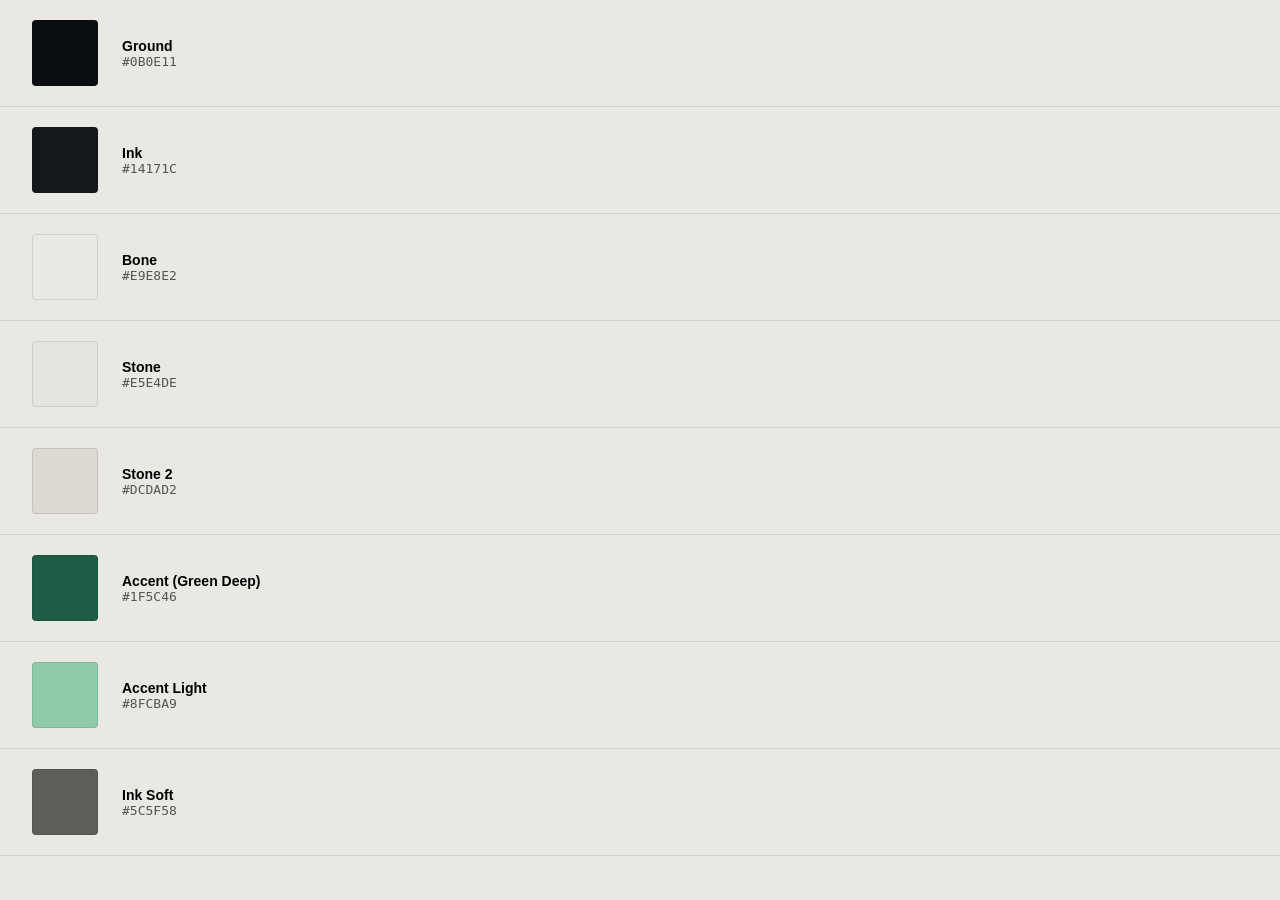
<file: CROSS-SECTOR-Brand-Kit/Colors/palette.html>
<!DOCTYPE html><html><head><meta charset="utf-8"><title>CROSS-SECTOR — Colors</title><style>
body{margin:0;font-family:Arial,sans-serif;background:#E9E8E2}
.sw{display:flex;align-items:center;gap:24px;padding:20px 32px;border-bottom:1px solid rgba(0,0,0,.1)}
.chip{width:64px;height:64px;border-radius:4px;flex:none;border:1px solid rgba(0,0,0,.1)}
.name{font-weight:bold;font-size:14px}.hex{font-family:monospace;color:#555}
</style></head><body>
<div class="sw"><div class="chip" style="background:#0B0E11"></div><div><div class="name">Ground</div><div class="hex">#0B0E11</div></div></div>
<div class="sw"><div class="chip" style="background:#14171C"></div><div><div class="name">Ink</div><div class="hex">#14171C</div></div></div>
<div class="sw"><div class="chip" style="background:#E9E8E2"></div><div><div class="name">Bone</div><div class="hex">#E9E8E2</div></div></div>
<div class="sw"><div class="chip" style="background:#E5E4DE"></div><div><div class="name">Stone</div><div class="hex">#E5E4DE</div></div></div>
<div class="sw"><div class="chip" style="background:#DCDAD2"></div><div><div class="name">Stone 2</div><div class="hex">#DCDAD2</div></div></div>
<div class="sw"><div class="chip" style="background:#1F5C46"></div><div><div class="name">Accent (Green Deep)</div><div class="hex">#1F5C46</div></div></div>
<div class="sw"><div class="chip" style="background:#8FCBA9"></div><div><div class="name">Accent Light</div><div class="hex">#8FCBA9</div></div></div>
<div class="sw"><div class="chip" style="background:#5C5F58"></div><div><div class="name">Ink Soft</div><div class="hex">#5C5F58</div></div></div>
</body></html>
</file>
